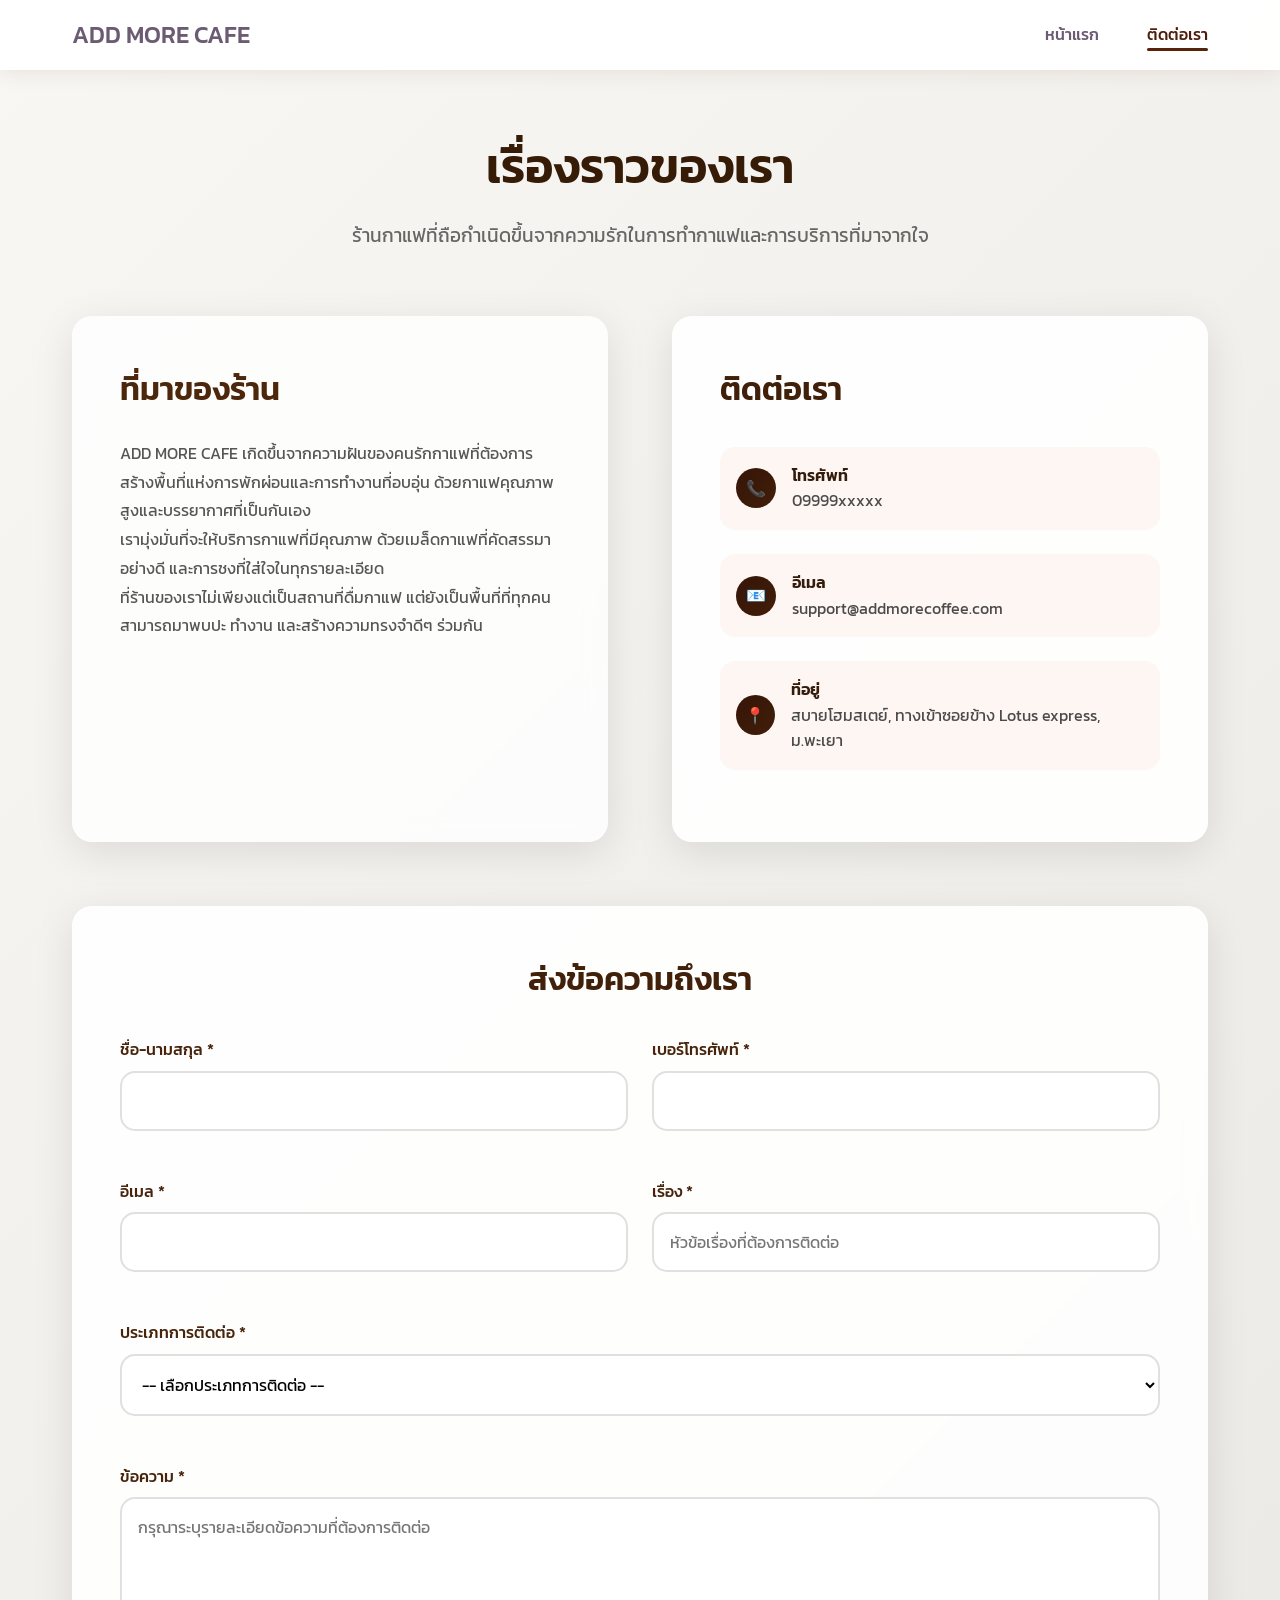
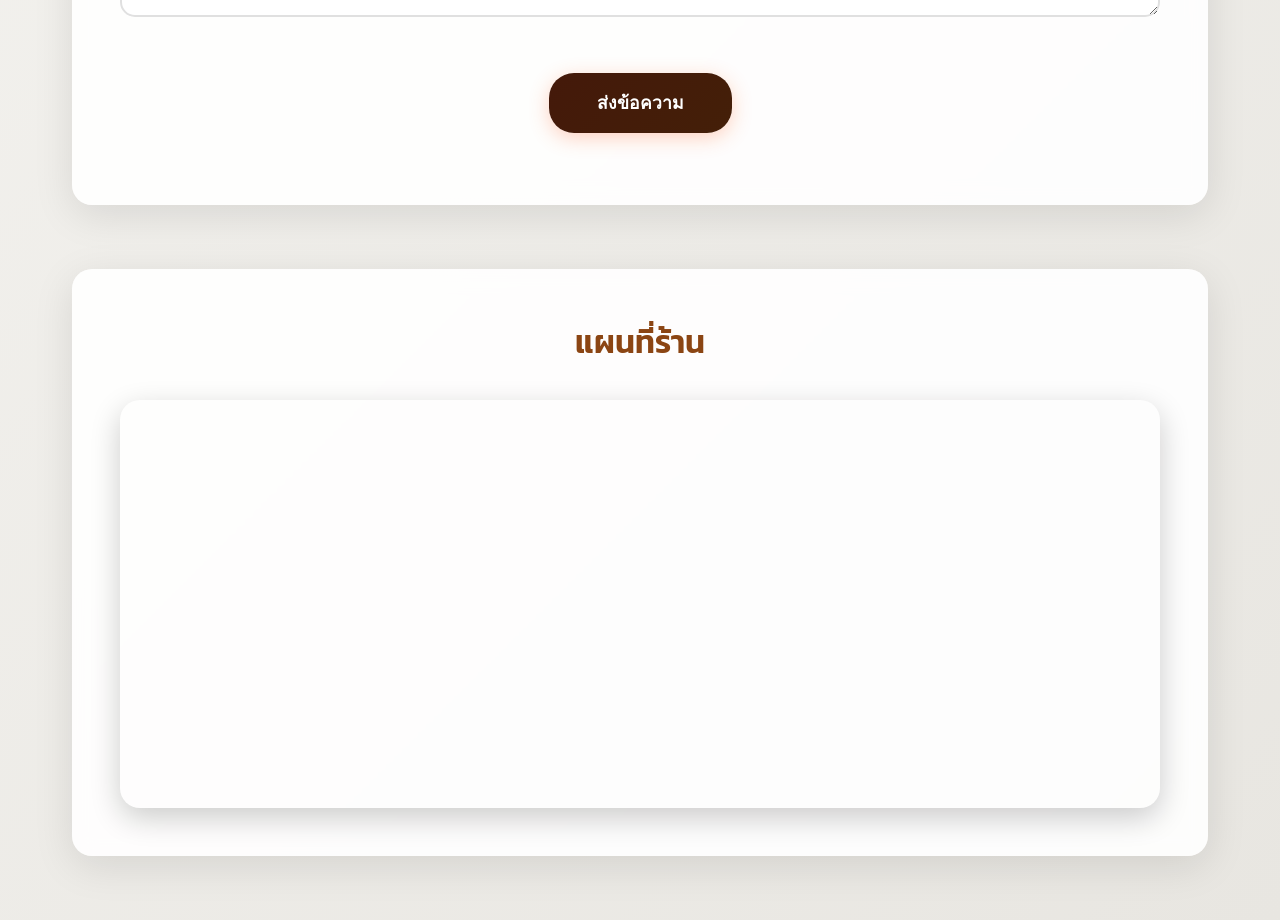
<file: CAFE-WEB-Template-main/contact.html>
<!DOCTYPE html>
<html lang="th">
<head>
    <meta charset="UTF-8">
    <meta name="viewport" content="width=device-width, initial-scale=1.0">
    <title>Contact Us - ADD MORE CAFE</title>
    <link href="https://fonts.googleapis.com/css2?family=Kanit:wght@300;400;500;600&display=swap" rel="stylesheet">
    <link rel="stylesheet" href="css/contact.css">
</head>
<body>
    <header>
        <nav>
            <ul>
                <li><a href="index.html">ADD MORE CAFE</a></li>
                <li><a href="index.html">หน้าแรก</a></li>
                <li><a href="contact.html" class="active">ติดต่อเรา</a></li>
            </ul>
        </nav>
    </header>

    <div class="container">
        <!-- Hero Section -->
        <div class="hero">
            <h1>เรื่องราวของเรา</h1>
            <p>ร้านกาแฟที่ถือกำเนิดขึ้นจากความรักในการทำกาแฟและการบริการที่มาจากใจ</p>
        </div>

        <!-- Content Grid -->
        <div class="content-grid">
            <!-- Story Section -->
            <div class="story-section">
                <h2>ที่มาของร้าน</h2>
                <div class="story-content">
                    <p>ADD MORE CAFE เกิดขึ้นจากความฝันของคนรักกาแฟที่ต้องการสร้างพื้นที่แห่งการพักผ่อนและการทำงานที่อบอุ่น ด้วยกาแฟคุณภาพสูงและบรรยากาศที่เป็นกันเอง</p>
                    
                    <p>เรามุ่งมั่นที่จะให้บริการกาแฟที่มีคุณภาพ ด้วยเมล็ดกาแฟที่คัดสรรมาอย่างดี และการชงที่ใส่ใจในทุกรายละเอียด</p>
                    
                    <p>ที่ร้านของเราไม่เพียงแต่เป็นสถานที่ดื่มกาแฟ แต่ยังเป็นพื้นที่ที่ทุกคนสามารถมาพบปะ ทำงาน และสร้างความทรงจำดีๆ ร่วมกัน</p>
                </div>
            </div>

            <!-- Contact Info -->
            <div class="contact-info">
                <h2>ติดต่อเรา</h2>
                <div class="contact-item">
                    <div class="contact-icon">📞</div>
                    <div class="contact-text">
                        <strong>โทรศัพท์</strong>
                        <span>09999xxxxx</span>
                    </div>
                </div>
                <div class="contact-item">
                    <div class="contact-icon">📧</div>
                    <div class="contact-text">
                        <strong>อีเมล</strong>
                        <span>support@addmorecoffee.com</span>
                    </div>
                </div>
                <div class="contact-item">
                    <div class="contact-icon">📍</div>
                    <div class="contact-text">
                        <strong>ที่อยู่</strong>
                        <span>สบายโฮมสเตย์, ทางเข้าซอยข้าง Lotus express, ม.พะเยา</span>
                    </div>
                </div>
            </div>
        </div>

        <!-- Enquiry Form -->
        <div class="enquiry-form">
            <h2>ส่งข้อความถึงเรา</h2>
            
            <!-- SUCCESS MESSAGE - Backend Integration Point #1 -->
            <div class="success-message" id="successMessage">
                ขอบคุณสำหรับข้อความของคุณ! เราจะติดต่อกลับโดยเร็วที่สุด
            </div>
            
            <!-- FORM - Backend Integration Point #2 -->
            <!-- 
                Backend Integration Points:
                - Form action should point to your backend endpoint (e.g., "/api/contact" or "/submit-contact")
                - Method should be "POST"
                - Add CSRF token for security
                - Consider adding form validation on backend
                - Setup email notification system
                - Store submissions in database
            -->
            <form id="contactForm" action="#" method="post">
                <div class="form-grid">
                    <div class="form-group">
                        <label for="name">ชื่อ-นามสกุล *</label>
                        <input type="text" id="name" name="name" required>
                    </div>
                    
                    <div class="form-group">
                        <label for="phone">เบอร์โทรศัพท์ *</label>
                        <input type="tel" id="phone" name="phone" required>
                    </div>
                    
                    <div class="form-group">
                        <label for="email">อีเมล *</label>
                        <input type="email" id="email" name="email" required>
                    </div>
                    
                    <div class="form-group">
                        <label for="subject">เรื่อง *</label>
                        <input type="text" id="subject" name="subject" placeholder="หัวข้อเรื่องที่ต้องการติดต่อ" required>
                    </div>
                    
                    <div class="form-group full-width">
                        <label for="reason">ประเภทการติดต่อ *</label>
                        <select id="reason" name="reason" required>
                            <option value="">-- เลือกประเภทการติดต่อ --</option>
                            <option value="general">สอบถามทั่วไป</option>
                            <option value="order">เรื่องการสั่งซื้อ</option>
                            <option value="feedback">ข้อเสนอแนะ</option>
                            <option value="complaint">ร้องเรียน</option>
                            <option value="partnership">ความร่วมมือ</option>
                            <option value="other">อื่นๆ</option>
                        </select>
                    </div>
                    
                    <div class="form-group full-width">
                        <label for="message">ข้อความ *</label>
                        <textarea id="message" name="message" placeholder="กรุณาระบุรายละเอียดข้อความที่ต้องการติดต่อ" required></textarea>
                    </div>
                    
                    <div class="form-group full-width" style="text-align: center;">
                        <button type="submit" class="submit-btn">ส่งข้อความ</button>
                    </div>
                </div>
            </form>
        </div>

        <!-- Map Section -->
        <div class="map-section">
            <h2>แผนที่ร้าน</h2>
            <div class="map-container">
                <iframe src="https://www.google.com/maps/embed?pb=!1m18!1m12!1m3!1d235.73357137518605!2d99.929465035633!3d19.031301107677315!2m3!1f0!2f0!3f0!3m2!1i1024!2i768!4f13.1!3m3!1m2!1s0x30d8337dd07c2195%3A0x9606e8f393b5b769!2z4Liq4Lia4Liy4LiiIOC5guC4reC4oeC4quC5gOC4leC4ouC5jA!5e0!3m2!1sth!2sth!4v1742826442621!5m2!1sth!2sth" 
                        allowfullscreen="" 
                        loading="lazy" 
                        referrerpolicy="no-referrer-when-downgrade">
                </iframe>
            </div>
        </div>
    </div>

    <script>
        // Frontend Form Handling - Backend Integration Point #3
        /*
            Backend Integration Notes:
            1. Replace the form action with your backend endpoint
            2. Add CSRF token to prevent attacks
            3. Implement server-side validation
            4. Setup email notification system
            5. Store form submissions in database
            6. Add rate limiting to prevent spam
            7. Consider using a contact form service like Formspree or Netlify Forms for quick setup
        */
        
        document.getElementById('contactForm').addEventListener('submit', function(e) {
            e.preventDefault(); // Remove this when connecting to backend
            
            // Frontend validation (additional to HTML5 validation)
            const form = e.target;
            const formData = new FormData(form);
            
            // Show success message (this would be handled by backend response)
            document.getElementById('successMessage').style.display = 'block';
            
            // Reset form
            form.reset();
            
            // Scroll to success message
            document.getElementById('successMessage').scrollIntoView({ behavior: 'smooth' });
            
            // Hide success message after 5 seconds
            setTimeout(() => {
                document.getElementById('successMessage').style.display = 'none';
            }, 5000);
            
            /*
                When connecting to backend, replace above code with:
                
                fetch('/api/contact', {
                    method: 'POST',
                    body: formData,
                    headers: {
                        'X-CSRF-TOKEN': document.querySelector('meta[name="csrf-token"]').getAttribute('content')
                    }
                })
                .then(response => response.json())
                .then(data => {
                    if (data.success) {
                        document.getElementById('successMessage').style.display = 'block';
                        form.reset();
                    } else {
                        // Handle error
                    }
                })
                .catch(error => {
                    console.error('Error:', error);
                });
            */
        });

        // Smooth scrolling for navigation links
        document.querySelectorAll('a[href^="#"]').forEach(anchor => {
            anchor.addEventListener('click', function (e) {
                e.preventDefault();
                document.querySelector(this.getAttribute('href')).scrollIntoView({
                    behavior: 'smooth'
                });
            });
        });
    </script>
</body>
</html>
</file>
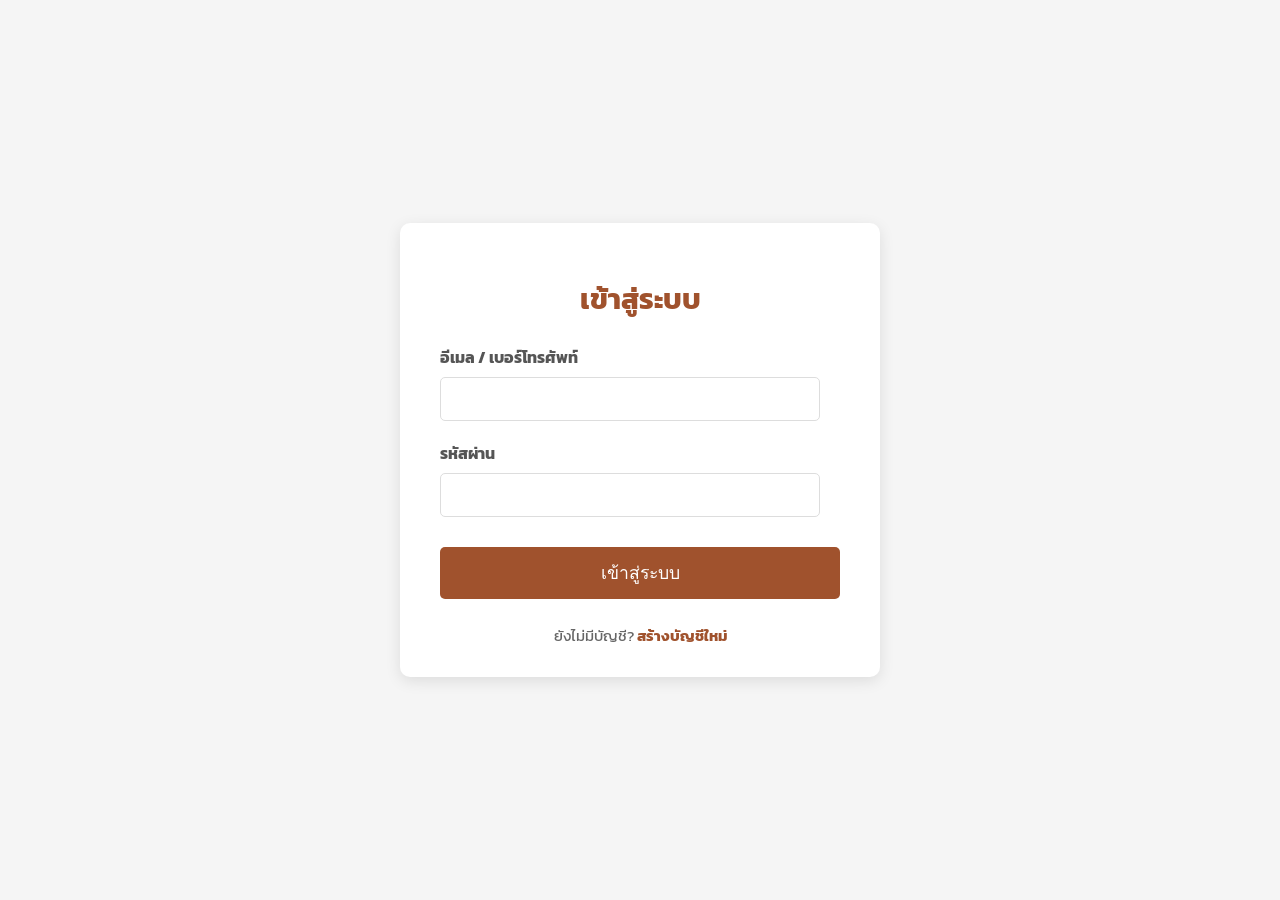
<file: CAFE-WEB-Template-main/login.html>
<!DOCTYPE html>
<html lang="th">
<head>
    <meta charset="UTF-8">
    <meta name="viewport" content="width=device-width, initial-scale=1.0">
    <link href="https://fonts.googleapis.com/css2?family=Kanit:wght@300;400;500;600&display=swap" rel="stylesheet">
    <title>เข้าสู่ระบบ</title>
    <link rel="stylesheet" href="css/login.css">
</head>
<body>
    <div class="auth-container">
        <h2>เข้าสู่ระบบ</h2>
        <form id="loginForm">
            <div class="form-group">
                <label for="loginIdentifier">อีเมล / เบอร์โทรศัพท์</label>
                <input type="text" id="loginIdentifier" name="identifier" required>
            </div>
            <div class="form-group">
                <label for="loginPassword">รหัสผ่าน</label>
                <input type="password" id="loginPassword" name="password" required>
            </div>
            <div class="error-message" id="loginError"></div>
            <button type="submit" class="auth-button">เข้าสู่ระบบ</button>
        </form>
        <div class="switch-page">
            ยังไม่มีบัญชี? <a href="signup.html">สร้างบัญชีใหม่</a>
        </div>
    </div>

    <script>
        document.getElementById('loginForm').addEventListener('submit', function(event) {
            event.preventDefault(); // Prevent default form submission

            const identifier = document.getElementById('loginIdentifier').value;
            const password = document.getElementById('loginPassword').value;
            const errorMessage = document.getElementById('loginError');

            errorMessage.style.display = 'none'; // Hide previous error

            // --- Client-side validation (basic) ---
            if (!identifier || !password) {
                errorMessage.textContent = 'กรุณากรอกทั้งอีเมล/เบอร์โทรศัพท์และรหัสผ่าน';
                errorMessage.style.display = 'block';
                return;
            }

            // --- Send data to your backend API for authentication ---
            // THIS IS WHERE YOU WOULD MAKE AN AJAX/FETCH REQUEST TO YOUR SERVER
            // Example using fetch (requires a running backend server):
            /*
            fetch('/api/login', { // Replace '/api/login' with your actual backend login endpoint
                method: 'POST',
                headers: {
                    'Content-Type': 'application/json',
                },
                body: JSON.stringify({ identifier: identifier, password: password }),
            })
            .then(response => response.json())
            .then(data => {
                if (data.success) {
                    // Login successful!
                    alert('เข้าสู่ระบบสำเร็จ!');
                    // Redirect to a dashboard or main page
                    window.location.href = 'index.html'; // Or your main application page
                } else {
                    errorMessage.textContent = data.message || 'ข้อมูลเข้าสู่ระบบไม่ถูกต้อง';
                    errorMessage.style.display = 'block';
                }
            })
            .catch(error => {
                console.error('Error during login:', error);
                errorMessage.textContent = 'เกิดข้อผิดพลาดในการเชื่อมต่อ กรุณาลองใหม่';
                errorMessage.style.display = 'block';
            });
            */

            // --- For demonstration without a backend, simulate success/failure ---
            if (
    (identifier === 'test@example.com' && password === 'password123') ||
    (identifier === '0812345678' && password === 'password123')
) {
    // จำลองข้อมูลผู้ใช้ (ในของจริงให้ดึงจากฐานข้อมูล)
    const userData = {
        id: 1,
        name: 'ทดสอบ ผู้ใช้',
        email: identifier.includes('@') ? identifier : 'test@example.com',
        phone: identifier.includes('@') ? '0812345678' : identifier
    };

    // เก็บข้อมูลไว้ใน localStorage หรือ sessionStorage
    localStorage.setItem('loggedInUser', JSON.stringify(userData));

    alert('เข้าสู่ระบบสำเร็จ! (จำลอง)');
    window.location.href = 'booking.html'; // หรือหน้า index.html ที่เป็นหน้าจอง
}

            
        });
    </script>
</body>
</html>
</file>
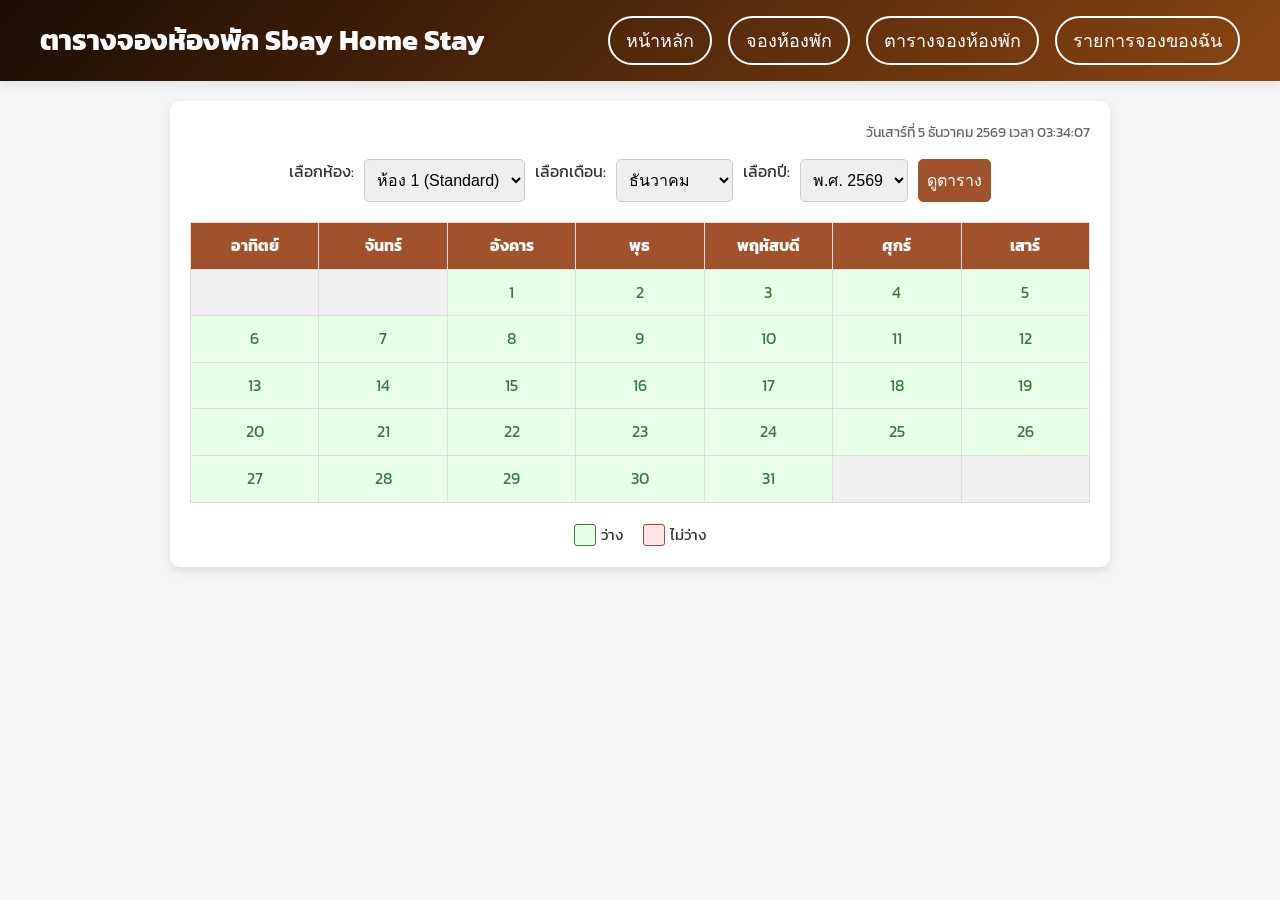
<file: CAFE-WEB-Template-main/room_calendar.html>
<!DOCTYPE html>
<html lang="th">
<head>
    <meta charset="UTF-8">
    <meta name="viewport" content="width=device-width, initial-scale=1.0">
    <link href="https://fonts.googleapis.com/css2?family=Kanit:wght@300;400;500;600&display=swap" rel="stylesheet">
    <title>ตารางการจองห้องพัก</title>
    <link rel ="stylesheet" href="css/room_calendar.css">
</head>
<body>
    <header>
        <div class="container1">
            <div class="header-content">
                <div class="logo">ตารางจองห้องพัก Sbay Home Stay </div>
                <div class="nav-buttons">
                    <button class="nav-btn" onclick="window.location.href='index.html';">
    หน้าหลัก
</button>
<button class="nav-btn " onclick="window.location.href='room_booking.html';">
    จองห้องพัก
</button>
<button class="nav-btn " onclick="window.location.href='room_calendar.html';">
    ตารางจองห้องพัก
</button>
<button class="nav-btn " onclick="window.location.href='booking_list.html';">
    รายการจองของฉัน
</button>

                </div>
            </div>
        </div>
    </header>

    <div class="container">
        <div class="current-datetime" id="currentDateTime"></div>

        <div class="form-select">
            <label for="roomSelect">เลือกห้อง:</label>
            <select id="roomSelect">
                <option value="1">ห้อง 1 (Standard)</option>
                <option value="2">ห้อง 2 (Deluxe)</option>
                <option value="3">ห้อง 3 (Suite)</option>
                <option value="4">ห้อง 4 (Standard)</option>
                <option value="5">ห้อง 5 (Deluxe)</option>
                 <option value="3">ห้อง 6 (Suite)</option>
                <option value="4">ห้อง 7 (Standard)</option>
                <option value="5">ห้อง 8 (Deluxe)</option>
            </select>

            <label for="monthSelect">เลือกเดือน:</label>
            <select id="monthSelect">
                </select>

            <label for="yearSelect">เลือกปี:</label>
            <select id="yearSelect">
                </select>

            <button onclick="loadCalendar()">ดูตาราง</button>
        </div>

        <table id="calendarTable">
            <thead>
                <tr>
                    <th>อาทิตย์</th>
                    <th>จันทร์</th>
                    <th>อังคาร</th>
                    <th>พุธ</th>
                    <th>พฤหัสบดี</th>
                    <th>ศุกร์</th>
                    <th>เสาร์</th>
                </tr>
            </thead>
            <tbody id="calendarBody">
                </tbody>
        </table>

        <div class="legend">
            <div><div class="legend-box available-box"></div> ว่าง</div>
            <div><div class="legend-box unavailable-box"></div> ไม่ว่าง</div>
        </div>
    </div>

    <script>
        // --- Current Date and Time Display ---
        function updateDateTime() {
            const now = new Date();
            const options = {
                weekday: 'long',
                year: 'numeric',
                month: 'long',
                day: 'numeric',
                hour: '2-digit',
                minute: '2-digit',
                second: '2-digit',
                hour12: false // Use 24-hour format
            };
            document.getElementById('currentDateTime').innerText = now.toLocaleDateString('th-TH', options);
        }
        setInterval(updateDateTime, 1000); // Update every second
        updateDateTime(); // Initial call

        // --- Calendar Functionality ---
        const monthSelect = document.getElementById("monthSelect");
        const yearSelect = document.getElementById("yearSelect");
        const calendarBody = document.getElementById("calendarBody");

        const thaiMonths = [
            'มกราคม', 'กุมภาพันธ์', 'มีนาคม', 'เมษายน', 'พฤษภาคม', 'มิถุนายน',
            'กรกฎาคม', 'สิงหาคม', 'กันยายน', 'ตุลาคม', 'พฤศจิกายน', 'ธันวาคม'
        ];

        // Populate Month Dropdown
        for (let m = 0; m < 12; m++) {
            let opt = document.createElement("option");
            opt.value = m + 1; // Month values 1-12
            opt.text = thaiMonths[m];
            monthSelect.appendChild(opt);
        }

        // Populate Year Dropdown (e.g., current year -1 to current year +2, using Buddhist year)
        const currentYear = new Date().getFullYear();
        for (let y = currentYear - 1; y <= currentYear + 2; y++) {
            let opt = document.createElement("option");
            opt.value = y;
            opt.text = `พ.ศ. ${y + 543}`; // Convert to Buddhist year
            yearSelect.appendChild(opt);
        }

        // Set default selected month and year to current
        monthSelect.value = new Date().getMonth() + 1;
        yearSelect.value = new Date().getFullYear();

        // --- Simulated Booking Data (replace with actual backend data) ---
        // This object stores unavailable dates for each room.
        // Format: { "roomId": { "YYYY-MM-DD": "unavailable" } }
        let simulatedBookings = {
            "1": { // Room 1
                "2025-07-25": "unavailable",
                "2025-07-26": "unavailable",
                "2025-08-10": "unavailable"
            },
            "2": { // Room 2
                "2025-07-22": "unavailable", // Today's date example
                "2025-07-23": "unavailable",
                "2025-08-01": "unavailable"
            },
            "3": { // Room 3
                "2025-07-28": "unavailable"
            }
            // Add more simulated bookings for other rooms as needed
        };

        function loadCalendar() {
            const selectedRoomId = document.getElementById("roomSelect").value;
            const selectedMonth = parseInt(monthSelect.value);
            const selectedYear = parseInt(yearSelect.value);

            calendarBody.innerHTML = ""; // Clear previous calendar

            const firstDayOfMonth = new Date(selectedYear, selectedMonth - 1, 1).getDay(); // 0 for Sunday, 1 for Monday...
            const daysInMonth = new Date(selectedYear, selectedMonth, 0).getDate(); // Get last day of the month

            let dateCounter = 1;
            let row = document.createElement("tr");

            // Add empty cells for days before the 1st of the month
            for (let i = 0; i < firstDayOfMonth; i++) {
                let cell = document.createElement("td");
                cell.classList.add('disabled');
                row.appendChild(cell);
            }

            // Fill in the days of the month
            for (let day = 1; day <= daysInMonth; day++) {
                if (row.children.length === 7) {
                    calendarBody.appendChild(row);
                    row = document.createElement("tr");
                }

                const cell = document.createElement("td");
                const currentMonthPadded = selectedMonth.toString().padStart(2, '0');
                const currentDayPadded = day.toString().padStart(2, '0');
                const dateKey = `${selectedYear}-${currentMonthPadded}-${currentDayPadded}`;

                cell.innerText = day;

                // Check if the current date for the selected room is booked
                if (simulatedBookings[selectedRoomId] && simulatedBookings[selectedRoomId][dateKey] === "unavailable") {
                    cell.classList.add("unavailable");
                } else {
                    cell.classList.add("available");
                    cell.title = `คลิกเพื่อจองวันที่ ${day} ${thaiMonths[selectedMonth-1]} ${selectedYear + 543}`; // Tooltip
                    cell.onclick = () => {
                        // In a real application, you would redirect to a booking page
                        // or open a booking form here, passing the roomId and date.
                        // Example: window.location.href = `booking_page.html?room=${selectedRoomId}&date=${dateKey}`;
                        alert(`คุณเลือกห้อง ${selectedRoomId} วันที่ ${dateKey} โปรดดำเนินการจองในหน้าถัดไป`);
                        // Optional: Mark as unavailable immediately after "booking" for user feedback
                        // simulatedBookings[selectedRoomId][dateKey] = "unavailable";
                        // loadCalendar(); // Reload to show updated status
                    };
                }
                row.appendChild(cell);
            }

            // Add empty cells for remaining days in the last week
            while (row.children.length < 7) {
                let cell = document.createElement("td");
                cell.classList.add('disabled');
                row.appendChild(cell);
            }
            calendarBody.appendChild(row);
        }

        // Load calendar on initial page load
        document.addEventListener('DOMContentLoaded', loadCalendar);
    </script>
</body>
</html>
</file>
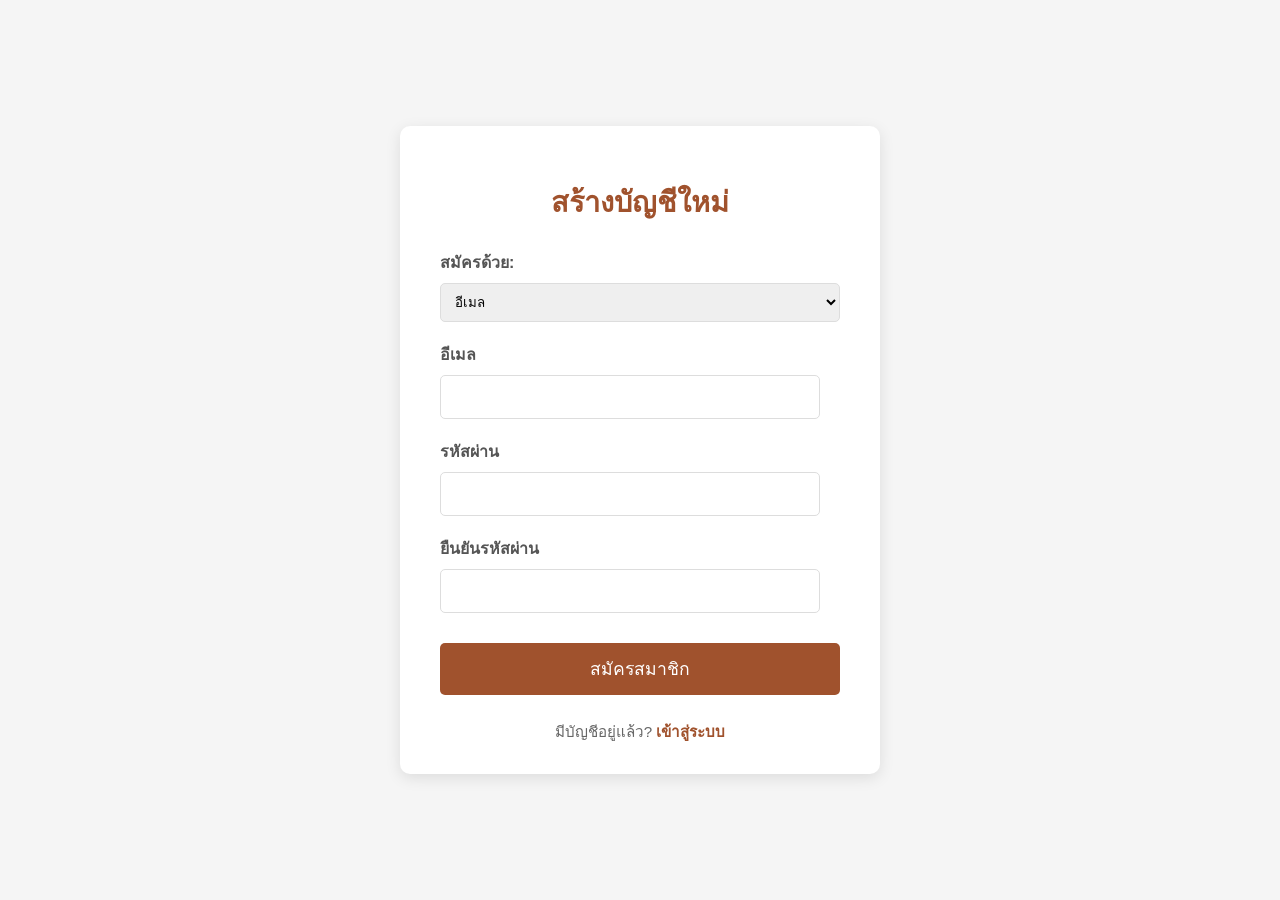
<file: CAFE-WEB-Template-main/signup.html>
<!DOCTYPE html>
<html lang="th">
<head>
    <meta charset="UTF-8">
    <meta name="viewport" content="width=device-width, initial-scale=1.0">
    <title>สร้างบัญชีใหม่</title>
    <link rel="stylesheet" href="css/signup.css">
</head>
<body>
    <div class="auth-container">
        <h2>สร้างบัญชีใหม่</h2>
        <form id="signupForm">
            <div class="form-group">
                <label for="signupOption">สมัครด้วย:</label>
                <select id="signupOption" onchange="toggleIdentifierField()" style="width: 100%; padding: 10px; border: 1px solid #ddd; border-radius: 5px;">
                    <option value="email">อีเมล</option>
                    <option value="phone">เบอร์โทรศัพท์</option>
                </select>
            </div>
            <div class="form-group" id="emailGroup">
                <label for="signupEmail">อีเมล</label>
                <input type="email" id="signupEmail" name="email">
            </div>
            <div class="form-group" id="phoneGroup" style="display: none;">
                <label for="signupPhone">เบอร์โทรศัพท์</label>
                <input type="tel" id="signupPhone" name="phone">
            </div>
            <div class="form-group">
                <label for="signupPassword">รหัสผ่าน</label>
                <input type="password" id="signupPassword" name="password" required>
            </div>
            <div class="form-group">
                <label for="confirmPassword">ยืนยันรหัสผ่าน</label>
                <input type="password" id="confirmPassword" name="confirm_password" required>
            </div>
            <div class="error-message" id="signupError"></div>
            <div class="success-message" id="signupSuccess"></div>
            <button type="submit" class="auth-button">สมัครสมาชิก</button>
        </form>
        <div class="switch-page">
            มีบัญชีอยู่แล้ว? <a href="login.html">เข้าสู่ระบบ</a>
        </div>
    </div>

    <script>
        document.addEventListener('DOMContentLoaded', function() {
            toggleIdentifierField(); // Set initial state based on default select value
        });

        function toggleIdentifierField() {
            const signupOption = document.getElementById('signupOption').value;
            const emailGroup = document.getElementById('emailGroup');
            const phoneGroup = document.getElementById('phoneGroup');

            if (signupOption === 'email') {
                emailGroup.style.display = 'block';
                phoneGroup.style.display = 'none';
                document.getElementById('signupEmail').setAttribute('required', 'required');
                document.getElementById('signupPhone').removeAttribute('required');
            } else {
                emailGroup.style.display = 'none';
                phoneGroup.style.display = 'block';
                document.getElementById('signupPhone').setAttribute('required', 'required');
                document.getElementById('signupEmail').removeAttribute('required');
            }
        }

        document.getElementById('signupForm').addEventListener('submit', function(event) {
            event.preventDefault(); // Prevent default form submission

            const signupOption = document.getElementById('signupOption').value;
            const email = document.getElementById('signupEmail').value;
            const phone = document.getElementById('signupPhone').value;
            const password = document.getElementById('signupPassword').value;
            const confirmPassword = document.getElementById('confirmPassword').value;
            const errorMessage = document.getElementById('signupError');
            const successMessage = document.getElementById('signupSuccess');

            errorMessage.style.display = 'none'; // Hide previous error
            successMessage.style.display = 'none'; // Hide previous success

            let identifier = '';
            if (signupOption === 'email') {
                identifier = email;
                if (!identifier || !identifier.includes('@')) {
                    errorMessage.textContent = 'กรุณากรอกอีเมลที่ถูกต้อง';
                    errorMessage.style.display = 'block';
                    return;
                }
            } else { // phone
                identifier = phone;
                // Basic phone validation (e.g., just numbers)
                if (!identifier || !/^\d{9,10}$/.test(identifier)) {
                    errorMessage.textContent = 'กรุณากรอกเบอร์โทรศัพท์ที่ถูกต้อง (9-10 หลักตัวเลข)';
                    errorMessage.style.display = 'block';
                    return;
                }
            }

            if (!password || password.length < 6) {
                errorMessage.textContent = 'รหัสผ่านต้องมีความยาวอย่างน้อย 6 ตัวอักษร';
                errorMessage.style.display = 'block';
                return;
            }

            if (password !== confirmPassword) {
                errorMessage.textContent = 'รหัสผ่านและการยืนยันไม่ตรงกัน';
                errorMessage.style.display = 'block';
                return;
            }

            // --- Send data to your backend API for registration ---
            // THIS IS WHERE YOU WOULD MAKE AN AJAX/FETCH REQUEST TO YOUR SERVER
            // Example using fetch (requires a running backend server):
            /*
            fetch('/api/register', { // Replace '/api/register' with your actual backend registration endpoint
                method: 'POST',
                headers: {
                    'Content-Type': 'application/json',
                },
                body: JSON.stringify({
                    email: signupOption === 'email' ? identifier : null,
                    phone: signupOption === 'phone' ? identifier : null,
                    password: password
                }),
            })
            .then(response => response.json())
            .then(data => {
                if (data.success) {
                    successMessage.textContent = data.message || 'สมัครสมาชิกสำเร็จ! โปรดตรวจสอบอีเมล/SMS เพื่อยืนยันบัญชี';
                    successMessage.style.display = 'block';
                    // Optional: Clear form or redirect
                    document.getElementById('signupForm').reset();
                    // In a real app, after successful registration, you might redirect
                    // to a verification page or login page:
                    // setTimeout(() => { window.location.href = 'login.html'; }, 3000);
                } else {
                    errorMessage.textContent = data.message || 'เกิดข้อผิดพลาดในการสมัครสมาชิก';
                    errorMessage.style.display = 'block';
                }
            })
            .catch(error => {
                console.error('Error during signup:', error);
                errorMessage.textContent = 'เกิดข้อผิดพลาดในการเชื่อมต่อ กรุณาลองใหม่';
                errorMessage.style.display = 'block';
            });
            */

            // --- For demonstration without a backend, simulate success/failure ---
            console.log('Attempting to sign up with:', { type: signupOption, identifier, password });
            
            // Simulate unique constraint for identifier
            if (identifier === 'existing@example.com' || identifier === '0987654321') {
                errorMessage.textContent = 'อีเมลหรือเบอร์โทรศัพท์นี้ถูกใช้ไปแล้ว (จำลอง)';
                errorMessage.style.display = 'block';
            } else {
                successMessage.textContent = 'สมัครสมาชิกสำเร็จ! โปรดตรวจสอบอีเมล/SMS เพื่อยืนยันบัญชี (จำลอง)';
                successMessage.style.display = 'block';
                document.getElementById('signupForm').reset(); // Clear form
                // In a real scenario, you'd send verification here
            }
        });
    </script>
</body>
</html>
</file>
<file: CAFE-WEB-Template-main/css/contact.css>
* {
            margin: 0;
            padding: 0;
            box-sizing: border-box;
        }

        body {
            font-family: 'Kanit', sans-serif;
            background: linear-gradient(135deg, #f8f7f4 0%, #e8e6e1 100%);
            color: #4a4a4a;
            line-height: 1.6;
        }

        /* Header & Navigation */
        header {
            background: rgba(255, 255, 255, 0.95);
            backdrop-filter: blur(10px);
            position: fixed;
            top: 0;
            width: 100%;
            z-index: 1000;
            box-shadow: 0 2px 20px rgba(117, 32, 10, 0.1);
        }

        nav {
            max-width: 1200px;
            margin: 0 auto;
            padding: 1rem 2rem;
        }

        nav ul {
            display: flex;
            list-style: none;
            gap: 3rem;
            align-items: center;
        }

        nav ul li:first-child {
            margin-right: auto;
            font-weight: 600;
            font-size: 1.5rem;
            color: #2e1605;
        }

        nav a {
            text-decoration: none;
            color: #6b5b73;
            font-weight: 500;
            transition: all 0.3s ease;
            position: relative;
        }

        nav a:hover, nav a.active {
            color: #4e1d0b;
        }

        nav a.active::after {
            content: '';
            position: absolute;
            bottom: -5px;
            left: 0;
            width: 100%;
            height: 3px;
            background: linear-gradient(90deg, #5e1f08, #52250a);
            border-radius: 2px;
        }

        /* Main Container */
        .container {
            max-width: 1200px;
            margin: 0 auto;
            padding: 8rem 2rem 4rem;
        }

        /* Hero Section */
        .hero {
            text-align: center;
            margin-bottom: 4rem;
        }

        .hero h1 {
            font-size: 3rem;
            color: #361b07;
            margin-bottom: 1rem;
            font-weight: 600;
        }

        .hero p {
            font-size: 1.2rem;
            color: #666;
            max-width: 600px;
            margin: 0 auto;
        }

        /* Content Grid */
        .content-grid {
            display: grid;
            grid-template-columns: 1fr 1fr;
            gap: 4rem;
            margin-bottom: 4rem;
        }

        /* Story Section */
        .story-section {
            background: rgba(255, 255, 255, 0.8);
            border-radius: 20px;
            padding: 3rem;
            box-shadow: 0 10px 40px rgba(0, 0, 0, 0.1);
            backdrop-filter: blur(10px);
        }

        .story-section h2 {
            color: #4d270c;
            font-size: 2rem;
            margin-bottom: 1.5rem;
            font-weight: 600;
        }

        .story-content {
            color: #555;
            line-height: 1.8;
            margin-bottom: 2rem;
        }

        /* Contact Info */
        .contact-info {
            background: rgba(255, 255, 255, 0.9);
            border-radius: 20px;
            padding: 3rem;
            box-shadow: 0 10px 40px rgba(0, 0, 0, 0.1);
            backdrop-filter: blur(10px);
        }

        .contact-info h2 {
            color: #412009;
            font-size: 2rem;
            margin-bottom: 2rem;
            font-weight: 600;
        }

        .contact-item {
            display: flex;
            align-items: center;
            margin-bottom: 1.5rem;
            padding: 1rem;
            background: rgba(255, 107, 53, 0.05);
            border-radius: 15px;
            transition: all 0.3s ease;
        }

        .contact-item:hover {
            background: rgba(255, 107, 53, 0.1);
            transform: translateY(-2px);
        }

        .contact-icon {
            width: 40px;
            height: 40px;
            background: linear-gradient(135deg, #361508, #411e09);
            border-radius: 50%;
            display: flex;
            align-items: center;
            justify-content: center;
            margin-right: 1rem;
            color: white;
            font-weight: 600;
        }

        .contact-text strong {
            color: #331c0b;
            display: block;
            font-weight: 600;
        }

        /* Enquiry Form */
        .enquiry-form {
            background: rgba(255, 255, 255, 0.9);
            border-radius: 20px;
            padding: 3rem;
            box-shadow: 0 10px 40px rgba(0, 0, 0, 0.1);
            backdrop-filter: blur(10px);
            margin-bottom: 4rem;
        }

        .enquiry-form h2 {
            color: #42210a;
            font-size: 2rem;
            margin-bottom: 2rem;
            font-weight: 600;
            text-align: center;
        }

        .form-grid {
            display: grid;
            grid-template-columns: 1fr 1fr;
            gap: 1.5rem;
        }

        .form-group {
            margin-bottom: 1.5rem;
        }

        .form-group.full-width {
            grid-column: 1 / -1;
        }

        label {
            display: block;
            margin-bottom: 0.5rem;
            color: #47240b;
            font-weight: 500;
        }

        input, select, textarea {
            width: 100%;
            padding: 1rem;
            border: 2px solid #e0e0e0;
            border-radius: 15px;
            font-size: 1rem;
            font-family: 'Kanit', sans-serif;
            transition: all 0.3s ease;
            background: rgba(255, 255, 255, 0.8);
        }

        input:focus, select:focus, textarea:focus {
            outline: none;
            border-color: #ff6b35;
            box-shadow: 0 0 0 3px rgba(255, 107, 53, 0.1);
        }

        textarea {
            resize: vertical;
            min-height: 120px;
        }

        .submit-btn {
            background: linear-gradient(135deg, #44190a, #441f08);
            color: white;
            border: none;
            padding: 1rem 3rem;
            border-radius: 25px;
            font-size: 1.1rem;
            font-weight: 600;
            cursor: pointer;
            transition: all 0.3s ease;
            box-shadow: 0 5px 20px rgba(255, 107, 53, 0.3);
        }

        .submit-btn:hover {
            transform: translateY(-2px);
            box-shadow: 0 8px 30px rgba(255, 107, 53, 0.4);
        }

        /* Map Section */
        .map-section {
            background: rgba(255, 255, 255, 0.9);
            border-radius: 20px;
            padding: 3rem;
            box-shadow: 0 10px 40px rgba(0, 0, 0, 0.1);
            backdrop-filter: blur(10px);
            text-align: center;
        }

        .map-section h2 {
            color: #8B4513;
            font-size: 2rem;
            margin-bottom: 2rem;
            font-weight: 600;
        }

        .map-container {
            border-radius: 20px;
            overflow: hidden;
            box-shadow: 0 10px 30px rgba(0, 0, 0, 0.2);
        }

        .map-container iframe {
            width: 100%;
            height: 400px;
            border: none;
        }

        /* Success Message (Hidden by default) */
        .success-message {
            display: none;
            background: linear-gradient(135deg, #4CAF50, #45a049);
            color: white;
            padding: 1rem;
            border-radius: 15px;
            margin-bottom: 1rem;
            text-align: center;
        }

        /* Responsive Design */
        @media (max-width: 768px) {
            .content-grid {
                grid-template-columns: 1fr;
                gap: 2rem;
            }

            .form-grid {
                grid-template-columns: 1fr;
            }

            nav ul {
                flex-direction: column;
                gap: 1rem;
            }

            nav ul li:first-child {
                margin-right: 0;
                margin-bottom: 1rem;
            }

            .hero h1 {
                font-size: 2rem;
            }

            .container {
                padding: 6rem 1rem 2rem;
            }
        }
</file>
<file: CAFE-WEB-Template-main/css/login.css>
body {
    font: 1em 'Kanit', sans-serif;
    background-color: #f5f5f5;
    display: flex;
    justify-content: center;
    align-items: center;
    min-height: 100vh;
    margin: 0;
    color: #333;
}

.auth-container {
    background-color: white;
    padding: 30px 40px;
    border-radius: 10px;
    box-shadow: 0 4px 15px rgba(0, 0, 0, 0.1);
    width: 100%;
    max-width: 400px;
    text-align: center;
}

.auth-container h2 {
    color: #a0522d;
    margin-bottom: 25px;
    font-size: 1.8em;
}

.form-group {
    margin-bottom: 20px;
    text-align: left;
}

.form-group label {
    display: block;
    margin-bottom: 8px;
    font-weight: bold;
    color: #555;
}

.form-group input[type="email"],
.form-group input[type="tel"],
.form-group input[type="password"],
.form-group input[type="text"] {
    width: calc(100% - 20px);
    padding: 12px 10px;
    border: 1px solid #ddd;
    border-radius: 5px;
    font-size: 1em;
    box-sizing: border-box; /* Include padding in width */
}

.form-group input[type="email"]:focus,
.form-group input[type="tel"]:focus,
.form-group input[type="password"]:focus,
.form-group input[type="text"]:focus {
    border-color: #a0522d;
    outline: none;
    box-shadow: 0 0 5px rgba(160, 82, 45, 0.2);
}

.auth-button {
    background-color: #a0522d;
    color: white;
    padding: 12px 25px;
    border: none;
    border-radius: 5px;
    cursor: pointer;
    font-size: 1.1em;
    width: 100%;
    transition: background-color 0.3s ease;
    margin-top: 10px;
}

.auth-button:hover {
    background-color: #8B4513;
}

.switch-page {
    margin-top: 25px;
    font-size: 0.95em;
    color: #666;
}

.switch-page a {
    color: #a0522d;
    text-decoration: none;
    font-weight: bold;
}

.switch-page a:hover {
    text-decoration: underline;
}

.error-message {
    color: #d9534f;
    margin-top: 10px;
    margin-bottom: 15px;
    font-size: 0.9em;
    text-align: center;
    display: none; /* Hidden by default */
}

.success-message {
    color: #5cb85c;
    margin-top: 10px;
    margin-bottom: 15px;
    font-size: 0.9em;
    text-align: center;
    display: none; /* Hidden by default */
}
</file>
<file: CAFE-WEB-Template-main/css/room_calendar.css>
body {
            font-family: 'Kanit', sans-serif;
            line-height: 1.6;
            color: #333;
            background-color: #f5f5f5;
            margin: 0;
            padding: 0;
        }
        .container1 {
            max-width: 1200px;
            margin: 0 auto;
            padding: 0 20px;
        }

        .container {
            max-width: 900px;
            margin: 20px auto;
            background: white;
            border-radius: 10px;
            box-shadow: 0 4px 10px rgba(0, 0, 0, 0.1);
            padding: 20px;
        }

        header {
            background: linear-gradient(135deg, #1b0d03, #8B4513);
            color: white;
            max-width: 100%;
            padding: 1rem 0;
            box-shadow: 0 2px 10px rgba(0,0,0,0.1);
            border-left: -200px;
        }

       .header-content {
            display: flex;
            justify-content: space-between;
            align-items: center;
            border-radius: 50%;
            
        }
        .logo{
            font-size:1.8rem;
            font-weight: bold; 
        }

         .nav-buttons {
            display: flex;
            gap: 1rem;
        }

        .nav-btn {
            font-size: large;
            padding: 0.5rem 1rem;
            background: transparent;
            border: 2px solid white;
            color: white;
            border-radius: 25px;
            cursor: pointer;
            transition: all 0.3s;
        }

        .nav-btn:hover, 
        .nav-btn.active {
            background: white;
            color: #6B4423;
        }

        h1 {
            color: #a0522d;
            text-align: center;
            margin-top: 0;
            margin-bottom: 20px;
        }

        .current-datetime {
            text-align: right;
            font-size: 0.9em;
            color: #666;
            margin-bottom: 15px;
        }

        .form-select {
            display: flex;
            justify-content: center;
            gap: 10px;
            margin-bottom: 20px;
            flex-wrap: wrap;
        }

        select, button {
            padding: 8px;
            border: 1px solid #ccc;
            border-radius: 5px;
            cursor: pointer;
            font-size: 1em;
        }

        button {
            background-color: #a0522d;
            color: white;
            border-color: #a0522d;
            transition: background-color 0.3s ease;
        }

        button:hover {
            background-color: #8B4513;
            border-color: #8B4513;
        }

        table {
            width: 100%;
            border-collapse: collapse;
            text-align: center;
            margin-top: 20px;
        }

        th, td {
            border: 1px solid #ddd;
            padding: 10px;
            width: calc(100% / 7); /* Distribute width equally */
        }

        th {
            background: #a0522d;
            color: white;
            font-weight: bold;
        }

        td.available {
            background: #e6ffe6; /* Light green for available */
            color: #3c763d; /* Dark green text */
            cursor: pointer;
            transition: background-color 0.2s ease;
        }

        td.available:hover {
            background-color: #d1ffd1;
        }

        td.unavailable {
            background: #ffe6e6; /* Light red for unavailable */
            color: #a94442; /* Dark red text */
            cursor: not-allowed;
        }

        td.disabled { /* For empty cells before 1st and after last day */
            background-color: #f0f0f0;
        }

        .legend {
            margin-top: 20px;
            display: flex;
            justify-content: center;
            gap: 20px;
            font-size: 0.95em;
        }

        .legend div {
            display: flex;
            align-items: center;
            gap: 5px;
        }

        .legend-box {
            width: 20px;
            height: 20px;
            border-radius: 3px;
        }

        .available-box {
            background: #e6ffe6;
            border: 1px solid #3c763d;
        }

        .unavailable-box {
            background: #ffe6e6;
            border: 1px solid #a94442;
        }
</file>
<file: CAFE-WEB-Template-main/css/signup.css>
body {
    font-family: 'Segoe UI', Tahoma, Geneva, Verdana, sans-serif;
    background-color: #f5f5f5;
    display: flex;
    justify-content: center;
    align-items: center;
    min-height: 100vh;
    margin: 0;
    color: #333;
}

.auth-container {
    background-color: white;
    padding: 30px 40px;
    border-radius: 10px;
    box-shadow: 0 4px 15px rgba(0, 0, 0, 0.1);
    width: 100%;
    max-width: 400px;
    text-align: center;
}

.auth-container h2 {
    color: #a0522d;
    margin-bottom: 25px;
    font-size: 1.8em;
}

.form-group {
    margin-bottom: 20px;
    text-align: left;
}

.form-group label {
    display: block;
    margin-bottom: 8px;
    font-weight: bold;
    color: #555;
}

.form-group input[type="email"],
.form-group input[type="tel"],
.form-group input[type="password"],
.form-group input[type="text"] {
    width: calc(100% - 20px);
    padding: 12px 10px;
    border: 1px solid #ddd;
    border-radius: 5px;
    font-size: 1em;
    box-sizing: border-box; /* Include padding in width */
}

.form-group input[type="email"]:focus,
.form-group input[type="tel"]:focus,
.form-group input[type="password"]:focus,
.form-group input[type="text"]:focus {
    border-color: #a0522d;
    outline: none;
    box-shadow: 0 0 5px rgba(160, 82, 45, 0.2);
}

.auth-button {
    background-color: #a0522d;
    color: white;
    padding: 12px 25px;
    border: none;
    border-radius: 5px;
    cursor: pointer;
    font-size: 1.1em;
    width: 100%;
    transition: background-color 0.3s ease;
    margin-top: 10px;
}

.auth-button:hover {
    background-color: #8B4513;
}

.switch-page {
    margin-top: 25px;
    font-size: 0.95em;
    color: #666;
}

.switch-page a {
    color: #a0522d;
    text-decoration: none;
    font-weight: bold;
}

.switch-page a:hover {
    text-decoration: underline;
}

.error-message {
    color: #d9534f;
    margin-top: 10px;
    margin-bottom: 15px;
    font-size: 0.9em;
    text-align: center;
    display: none; /* Hidden by default */
}

.success-message {
    color: #5cb85c;
    margin-top: 10px;
    margin-bottom: 15px;
    font-size: 0.9em;
    text-align: center;
    display: none; /* Hidden by default */
}
</file>
